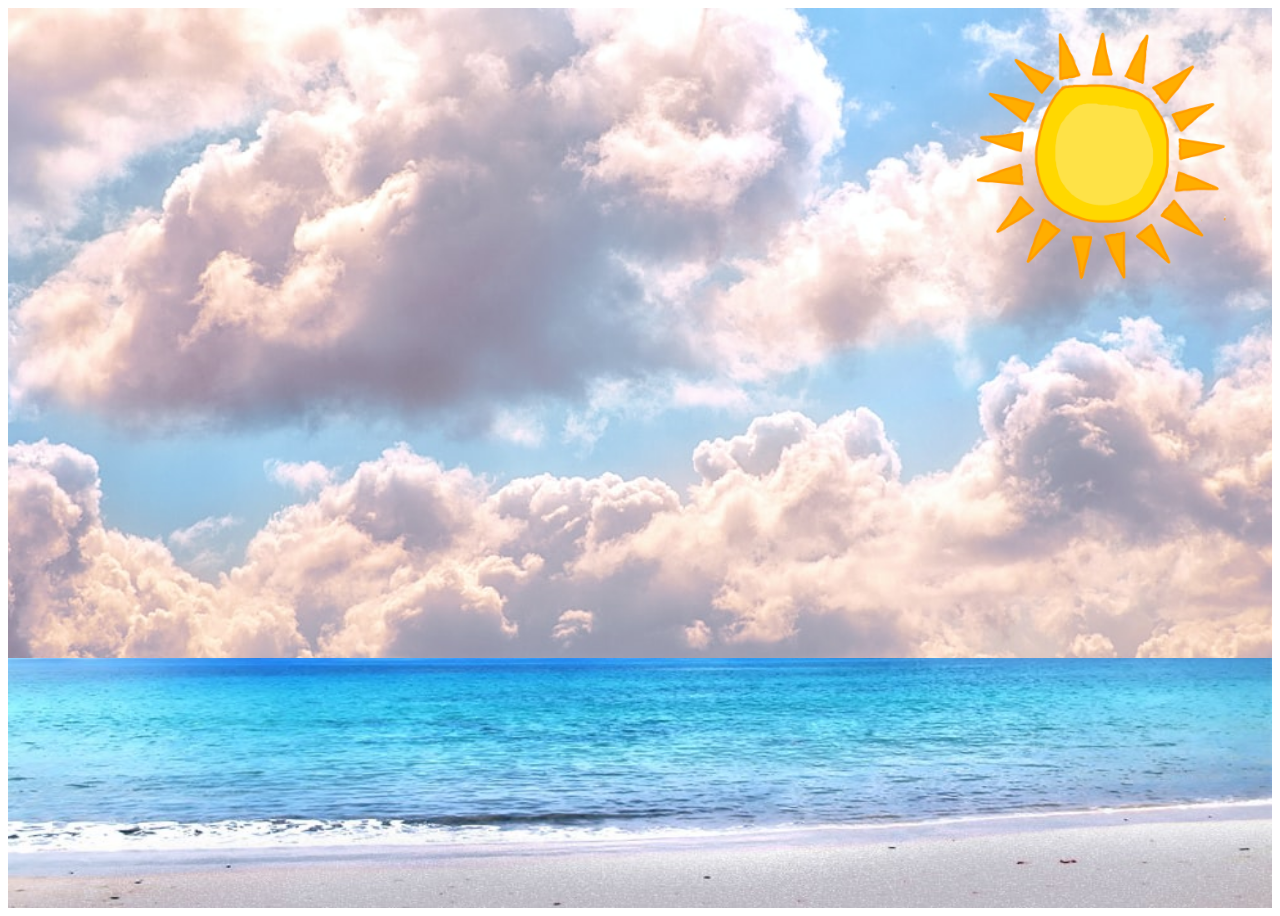
<file: Beach/index.html>
<!DOCTYPE html>
<html lang="en">

<head>
    <meta charset="UTF-8">
    <title>Beach</title>
    <link rel="stylesheet" href="style.css">
</head>

<body>
    <div class="background"></div>
</body>




</html>
</file>
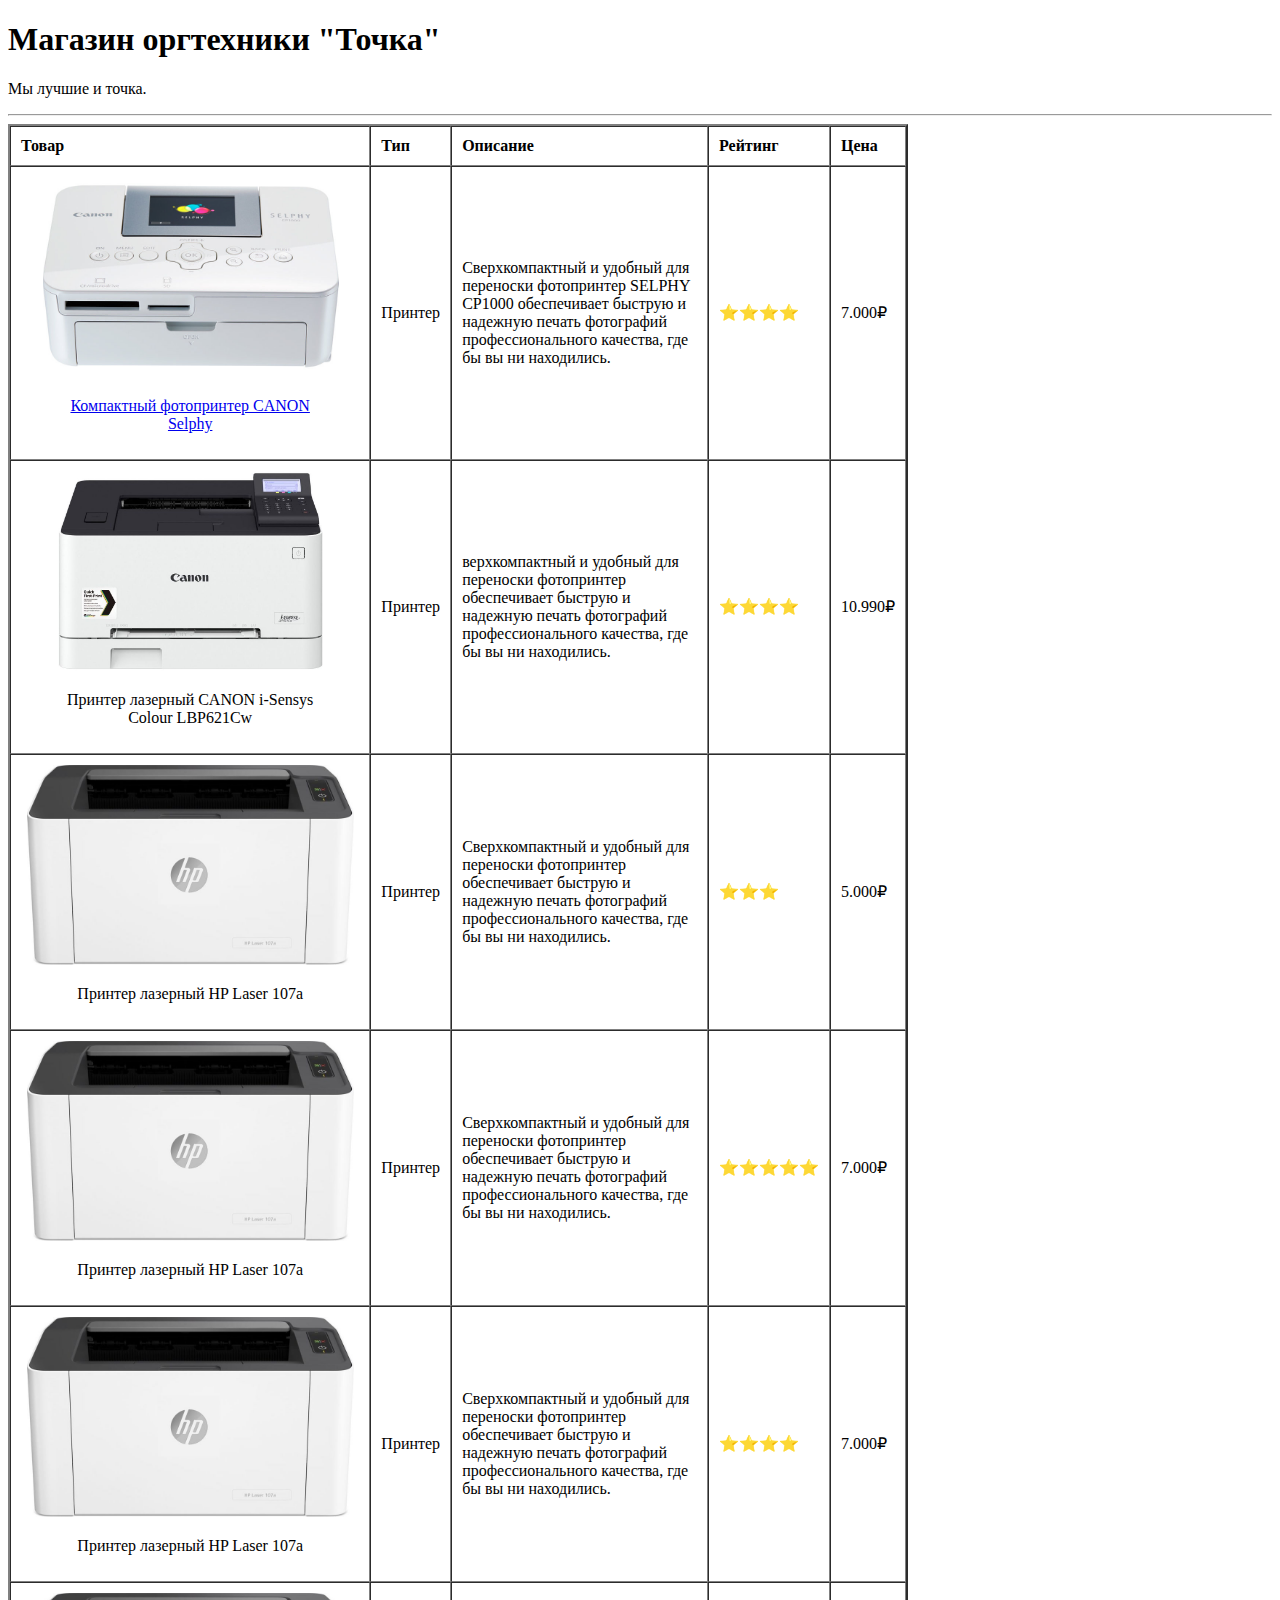
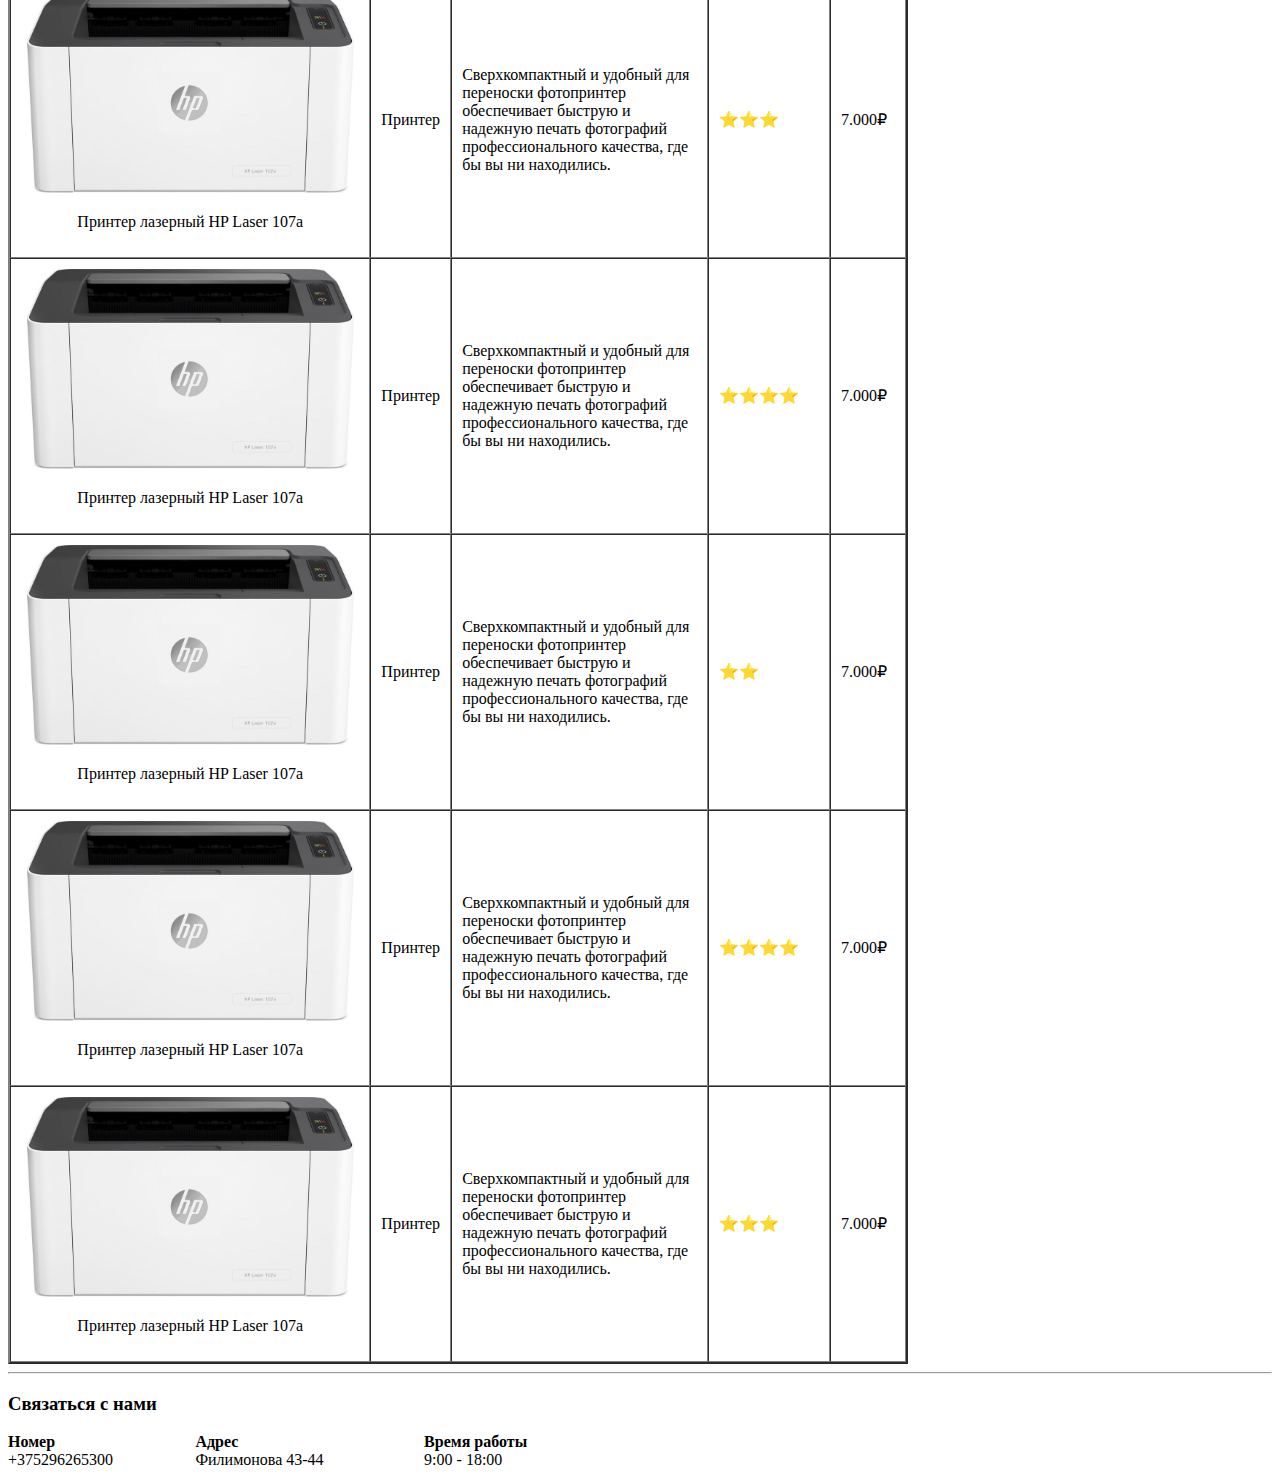
<file: Equipment shop/index.html>
<!DOCTYPE html>
<html lang="en">

<head>
    <meta charset="UTF-8" />
    <meta name="viewport" content="width=device-width, initial-scale=1.0" />
    <title>Магазин оргтехники</title>
</head>

<body>
    <header>
        <h1>Магазин оргтехники "Точка"</h1>
        <p>Мы лучшие и точка.</p>
        <hr>
    </header>

    <main>

        <div class='table'>
            <table border="2" cellspacing="0" cellpadding="10" width='900'>
                <tbody>
                    <tr>
                        <td><b>Товар</b></td>
                        <td><b>Тип</b></td>
                        <td><b>Описание</b></td>
                        <td><b>Рейтинг</b></td>
                        <td><b>Цена</b></td>

                    </tr>
                    <tr>
                        <td align="center"><a href="product.html#item"><img src="materials/1.jpg" height="200"
                                    alt="Компактный фотопринтер CANON Selphy CP1000">
                                <blockquote>Компактный фотопринтер CANON Selphy</blockquote>
                            </a>
                        </td>
                        <td>Принтер</td>
                        <td>Сверхкомпактный и удобный для переноски фотопринтер SELPHY CP1000 обеспечивает быструю и
                            надежную печать фотографий профессионального качества, где бы вы ни находились.</td>
                        <td>⭐️⭐️⭐️⭐️</td>
                        <td>7.000₽</td>
                    </tr>
                    <tr>
                        <td align="center"><img src="materials/2.jpg" height="200"
                                alt="Принтер лазерный CANON i-Sensys Colour LBP621Cw">
                            <blockquote>Принтер лазерный CANON i-Sensys Colour LBP621Cw</blockquote>
                        </td>
                        <td>Принтер</td>
                        <td>верхкомпактный и удобный для переноски фотопринтер обеспечивает быструю и надежную печать
                            фотографий профессионального качества, где бы вы ни находились.</td>
                        <td>⭐️⭐️⭐️⭐️</td>
                        <td>10.990₽</td>
                    </tr>
                    <tr>
                        <td align="center"><img src="materials/3.jpg" height="200" alt="Принтер лазерный HP Laser 107a">
                            <blockquote>Принтер лазерный HP Laser 107a</blockquote>
                        </td>
                        <td>Принтер</td>
                        <td>Сверхкомпактный и удобный для переноски фотопринтер обеспечивает быструю и надежную печать
                            фотографий профессионального качества, где бы вы ни находились.</td>
                        <td>⭐️⭐️⭐️</td>
                        <td>5.000₽</td>
                    </tr>
                    <tr>
                        <td align="center"><img src="materials/3.jpg" height="200" alt="Принтер лазерный HP Laser 107a">
                            <blockquote>Принтер лазерный HP Laser 107a</blockquote>
                        </td>
                        <td>Принтер</td>
                        <td>Сверхкомпактный и удобный для переноски фотопринтер обеспечивает быструю и надежную печать
                            фотографий профессионального качества, где бы вы ни находились.</td>
                        <td>⭐️⭐️⭐️⭐️⭐️</td>
                        <td>7.000₽</td>
                    </tr>
                    <tr>
                        <td align="center"><img src="materials/3.jpg" height="200" alt="Принтер лазерный HP Laser 107a">
                            <blockquote>Принтер лазерный HP Laser 107a</blockquote>
                        </td>
                        <td>Принтер</td>
                        <td>Сверхкомпактный и удобный для переноски фотопринтер обеспечивает быструю и надежную печать
                            фотографий профессионального качества, где бы вы ни находились.</td>
                        <td>⭐️⭐️⭐️⭐️</td>
                        <td>7.000₽</td>
                    </tr>
                    <tr>
                        <td align="center"><img src="materials/3.jpg" height="200" alt="Принтер лазерный HP Laser 107a">
                            <blockquote>Принтер лазерный HP Laser 107a</blockquote>
                        </td>
                        <td>Принтер</td>
                        <td>Сверхкомпактный и удобный для переноски фотопринтер обеспечивает быструю и надежную печать
                            фотографий профессионального качества, где бы вы ни находились.</td>
                        <td>⭐️⭐️⭐</td>
                        <td>7.000₽</td>
                    </tr>
                    <tr>
                        <td align="center"><img src="materials/3.jpg" height="200" alt="Принтер лазерный HP Laser 107a">
                            <blockquote>Принтер лазерный HP Laser 107a</blockquote>
                        </td>
                        <td>Принтер</td>
                        <td>Сверхкомпактный и удобный для переноски фотопринтер обеспечивает быструю и надежную печать
                            фотографий профессионального качества, где бы вы ни находились.</td>
                        <td>⭐️⭐️⭐️⭐</td>
                        <td>7.000₽</td>
                    </tr>
                    <tr>
                        <td align="center"><img src="materials/3.jpg" height="200" alt="Принтер лазерный HP Laser 107a">
                            <blockquote>Принтер лазерный HP Laser 107a</blockquote>
                        </td>
                        <td>Принтер</td>
                        <td>Сверхкомпактный и удобный для переноски фотопринтер обеспечивает быструю и надежную печать
                            фотографий профессионального качества, где бы вы ни находились.</td>
                        <td>⭐️⭐️</td>
                        <td>7.000₽</td>
                    </tr>
                    <tr>
                        <td align="center"><img src="materials/3.jpg" height="200" alt="Принтер лазерный HP Laser 107a">
                            <blockquote>Принтер лазерный HP Laser 107a</blockquote>
                        </td>
                        <td>Принтер</td>
                        <td>Сверхкомпактный и удобный для переноски фотопринтер обеспечивает быструю и надежную печать
                            фотографий профессионального качества, где бы вы ни находились.</td>
                        <td>⭐️⭐️⭐️⭐️</td>
                        <td>7.000₽</td>
                    </tr>
                    <tr>
                        <td align="center"><img src="materials/3.jpg" height="200" alt="Принтер лазерный HP Laser 107a">
                            <blockquote>Принтер лазерный HP Laser 107a</blockquote>
                        </td>
                        <td>Принтер</td>
                        <td>Сверхкомпактный и удобный для переноски фотопринтер обеспечивает быструю и надежную печать
                            фотографий профессионального качества, где бы вы ни находились.</td>
                        <td>⭐️⭐️⭐</td>
                        <td>7.000₽</td>
                    </tr>
                </tbody>

            </table>
        </div>

    </main>

    <footer>
        <hr>
        <div class="info">

            <h3>Связаться с нами</h3>
            <table border="0" cellspacing='0' cellpadding='0' width='600'>
                <tr>
                    <td><b>Номер</b></td>
                    <td><b>Адрес</b></td>
                    <td><b>Время работы</b></td>
                </tr>
                <tr>
                    <td>+375296265300</td>
                    <td>Филимонова 43-44</td>
                    <td>9:00 - 18:00</td>
                </tr>


            </table>
        </div>
    </footer>
</body>

</html>
</file>
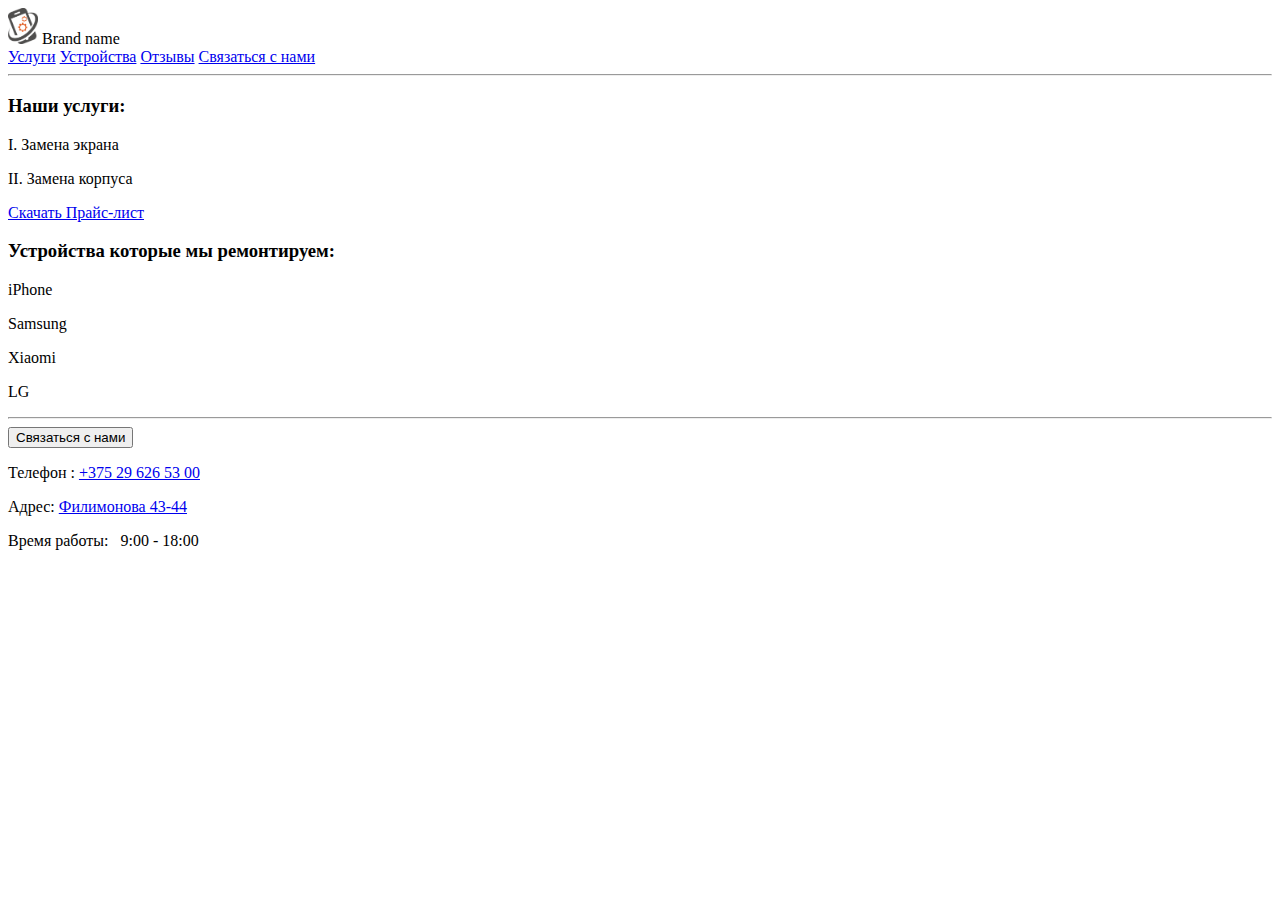
<file: Repair service/index.html>
<!DOCTYPE html>
<html lang="ru">

<head>
  <meta charset="UTF-8" />
  <meta name="viewport" content="width=device-width, initial-scale=1.0" />
  <title>Repair Service</title>
</head>

<body>

  <header>
    <a href="index.html"><img src="materials/Logo.png" alt="Логотип бренда" width="30"></a> Brand name
    <nav class="menu"></nav>
    <a href="#services">Услуги</a>
    <a href="#devices">Устройства</a>
    <a href="comments.html">Отзывы</a>
    <a href="#footer">Связаться с нами</a>
    </nav>
    <hr>
  </header>

  <main>
    <div>
      <h3 id="services">Наши услуги:</h3>
      <p>I. Замена экрана</p>
      <p>II. Замена корпуса</p>
      <a href="materials/price.xlsx" download>Скачать Прайс-лист</a>
    </div>
    <h3 id="devices">Устройства которые мы ремонтируем:</h3>
    <p>iPhone</p>
    <p>Samsung</p>
    <p>Xiaomi</p>
    <p>LG</p>
  </main>

  <footer id="footer">
    <hr />
    <div class="footer">
      <button>Связаться с нами</button>
      <p>Телефон : <a href="tel:+375296265300">+375 29 626 53 00</a></p>
      <p>Адрес: <a href="https://map.by/streets/%D0%9C%D0%B8%D0%BD%D1%81%D0%BA/
            %D0%A4/%D1%83%D0%BB.%20%D0%A4%D0%B8%D0%BB%D0%B8%D0%BC%D0%BE%D0%BD%D0%B
            E%D0%B2%D0%B0/43">Филимонова 43-44</a>
      </p>
      <p>Время работы: &#160 9:00 - 18:00</p>
    </div>
  </footer>
</body>

</html>
</file>
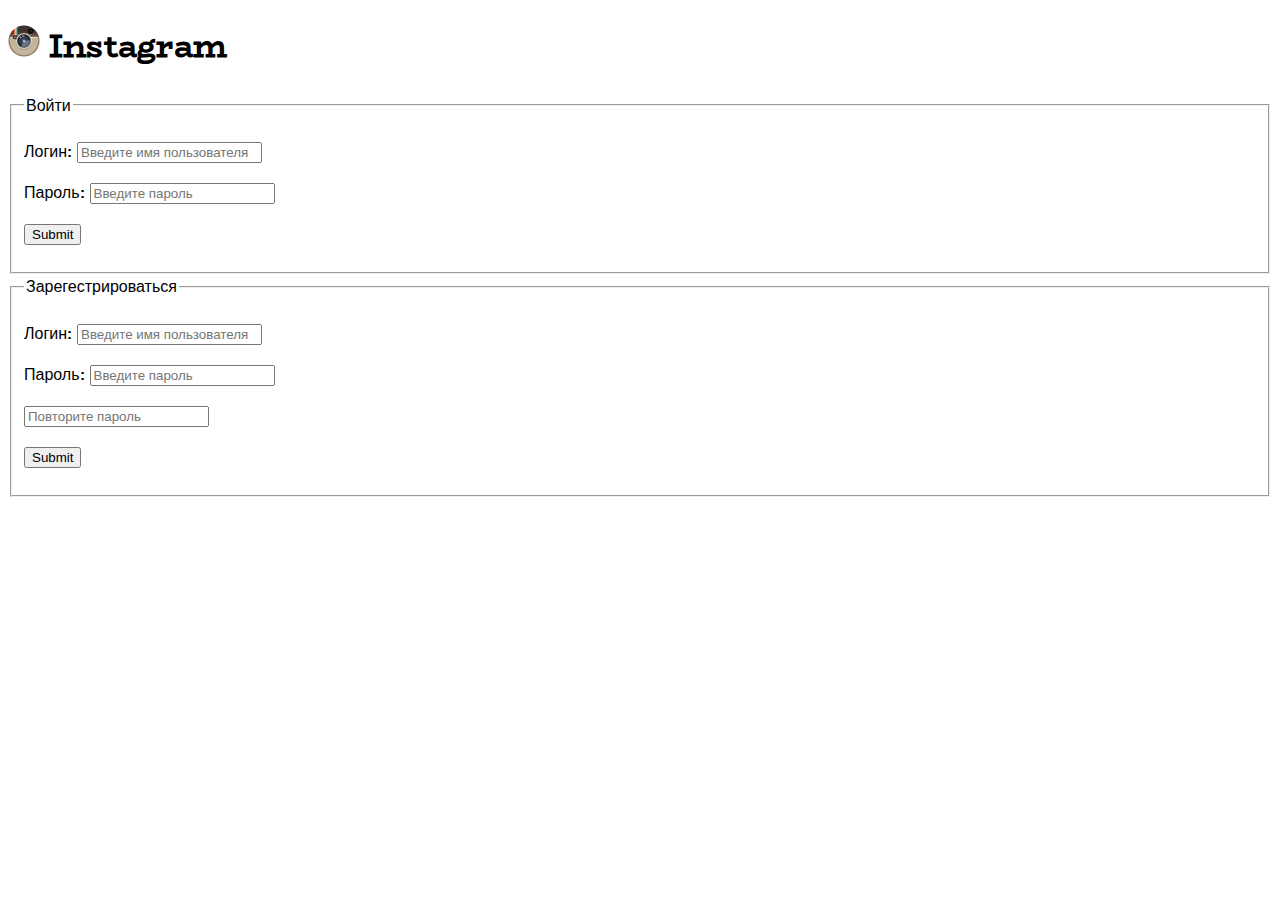
<file: Social (Inst.)/index.html>
<!DOCTYPE html>
<html lang="en">

<head>
    <meta charset="UTF-8">
    <meta name="viewport" content="width=device-width, initial-scale=1.0">
    <title>Main page</title>
    <link rel="stylesheet" href="Style.css">
</head>

<body>
    <header>
        <h1><img src="materials/Logo.ico" alt="Logotype"> Instagram</h1>
    </header>
    <main>

        <form name="login" action="feed.html" method="GET">
            <fieldset>
                <legend>Войти</legend>
                <p><label for="login">Логин:</label>
                    <input required id="login" type="text" placeholder="Введите имя пользователя">
                </p>
                <p><label for="password">Пароль:</label>
                    <input required id="password" type="password" placeholder="Введите пароль"></p>
                <p><input type="submit"></p>
            </fieldset>
        </form>

        <form name="login" action="feed.html" method="GET">
            <fieldset>
                <legend>Зарегестрироваться</legend>
                <p><label for="login">Логин:</label>
                    <input required id="login" type="text" placeholder="Введите имя пользователя">
                </p>
                <p><label for="password">Пароль:</label>
                    <input required id="password" type="password" placeholder="Введите пароль"></p>
                <p><label for="password"></label>
                    <input required id="password" type="password" placeholder="Повторите пароль"></p>
                <p><input type="submit"></p>
            </fieldset>
        </form>

    </main>


    <footer>

    </footer>

</body>

</html>
</file>
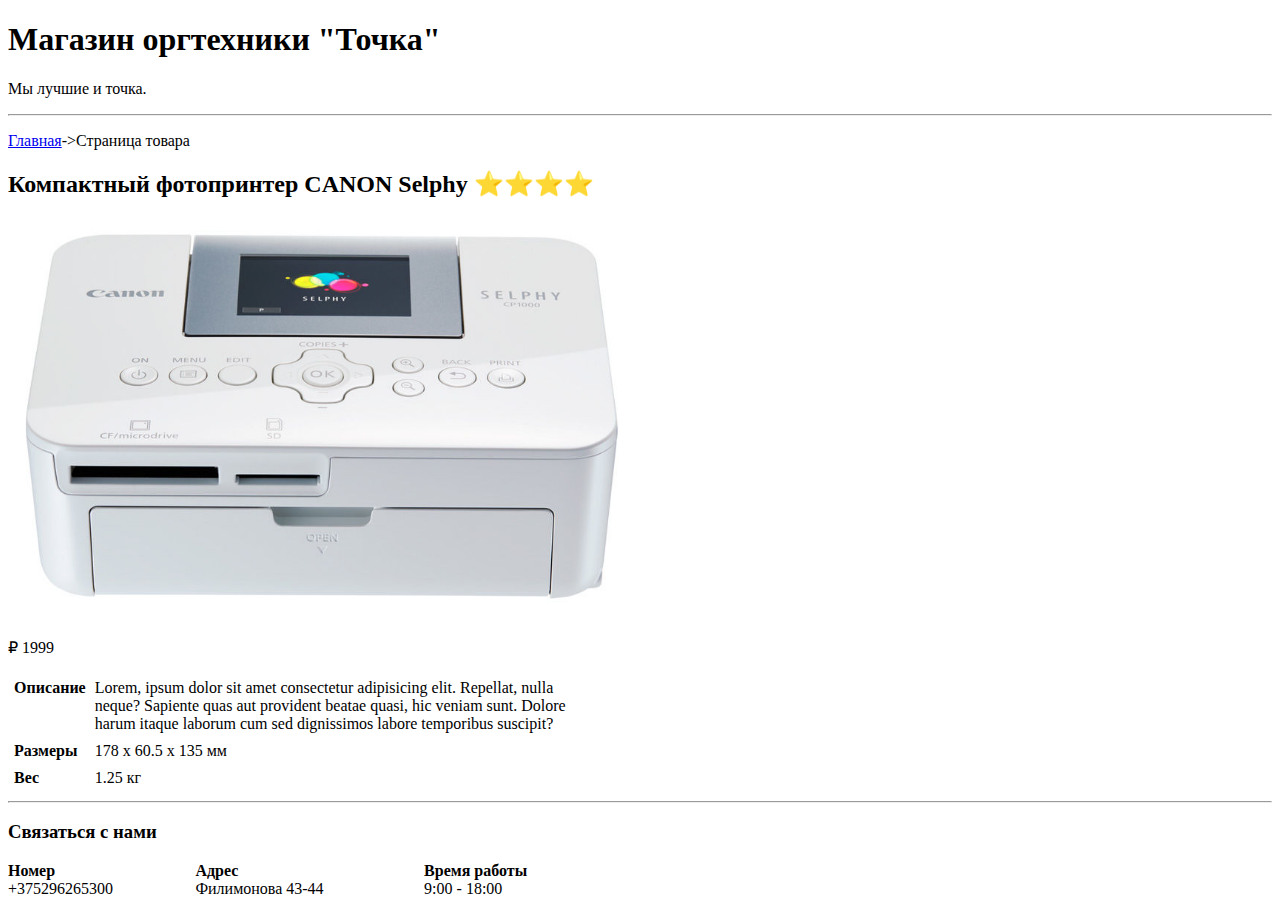
<file: Equipment shop/product.html>
<!DOCTYPE html>
<html lang="en">

<head>
  <meta charset="UTF-8" />
  <meta name="viewport" content="width=device-width, initial-scale=1.0" />
  <title>Страница товара</title>
</head>

<body>
  <header>
    <h1>Магазин оргтехники "Точка"</h1>
    <p>Мы лучшие и точка.</p>
    <hr />
  </header>

  <main>
    <div id="item">
      <p><a href="index.html">Главная</a>->Страница товара</p>
      <h2>Компактный фотопринтер CANON Selphy ⭐️⭐️⭐️⭐️</h2>
      <img src="materials/1.jpg" alt="Компактный фотопринтер CANON Selphy" height="400">
      <p class="price">₽ 1999</p>
      <table border="0" cellspacing="3" cellpadding="3" width="600">
        <tr>
          <td valign='top'><b>Описание</b></td>
          <td>Lorem, ipsum dolor sit amet consectetur adipisicing elit. Repellat, nulla neque? Sapiente
            quas aut provident beatae quasi, hic veniam sunt. Dolore harum itaque laborum cum sed dignissimos labore
            temporibus suscipit?</td>
        </tr>

        <tr>
          <td><b>Размеры</b></td>
          <td>178 х 60.5 х 135 мм</td>
        </tr>
        <tr>
          <td><b>Вес</b></td>
          <td>1.25 кг</td>
        </tr>
      </table>
    </div>

  </main>

  <footer>
    <hr />
    <div class="info">
      <h3>Связаться с нами</h3>
      <table border="0" cellspacing="0" cellpadding="0" width="600">
        <tr>
          <td><b>Номер</b></td>
          <td><b>Адрес</b></td>
          <td><b>Время работы</b></td>
        </tr>
        <tr>
          <td>+375296265300</td>
          <td>Филимонова 43-44</td>
          <td>9:00 - 18:00</td>
        </tr>
      </table>
    </div>
  </footer>
</body>

</html>
</file>
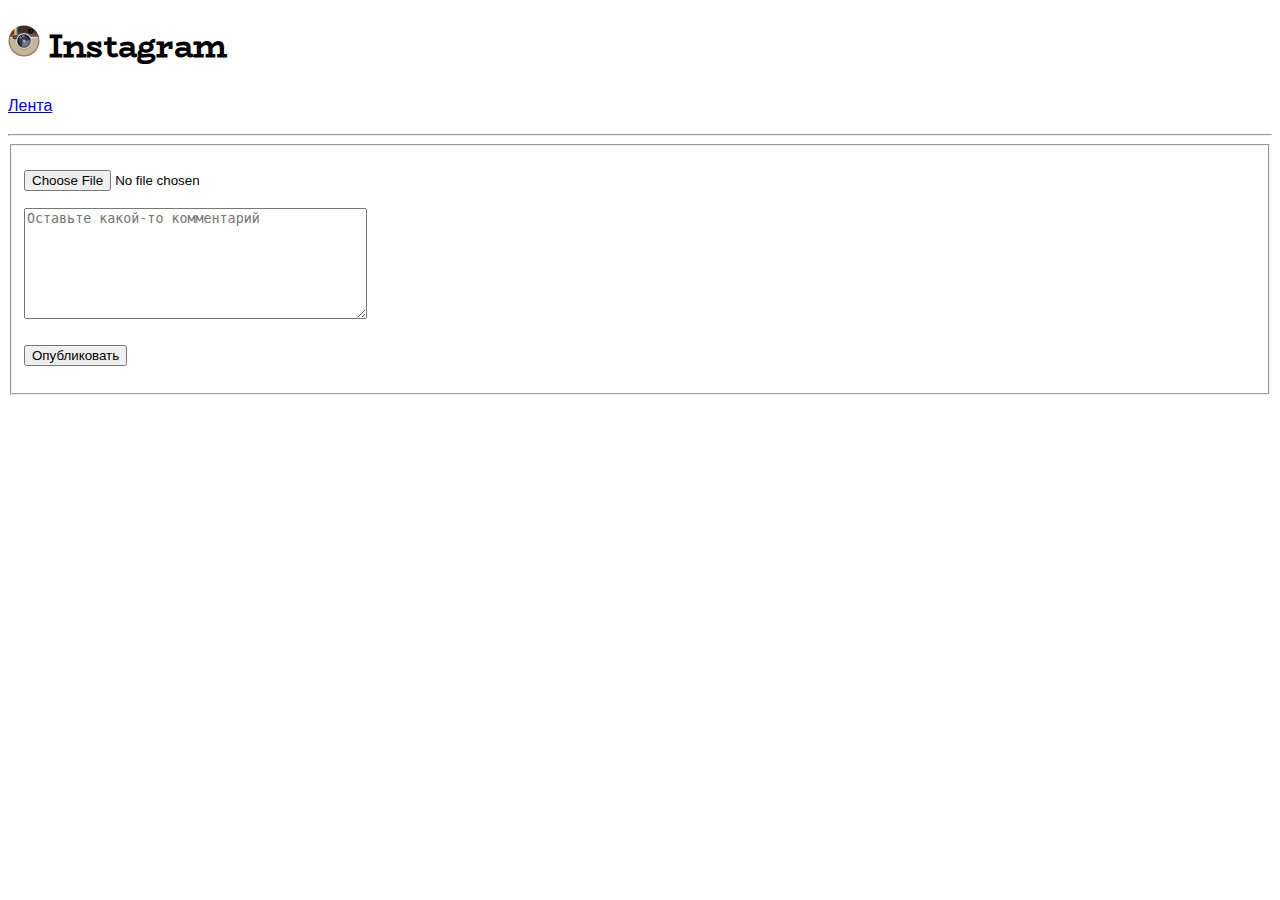
<file: Social (Inst.)/photo-add.html>
<!DOCTYPE html>
<html lang="en">

<head>
    <meta charset="UTF-8">
    <meta name="viewport" content="width=device-width, initial-scale=1.0">
    <title>Photo add</title>
    <link rel="stylesheet" href="Style.css">
</head>

<body>

    <header>
        <h1><img src="materials/Logo.ico" alt="Logotype"> Instagram</h1>
    </header>

    <main>

        <p><a href="feed.html">Лента</a></p>
        <hr>

        <fieldset>
            <form action="feed.html">
                <p><input required type="file" accept="image/*,video/*"></p>
                <p><textarea placeholder="Оставьте какой-то комментарий" maxlength="300" name="comment" id="addcomment" cols="40" rows="7"></textarea></p>
                <p><input type="submit" value="Опубликовать"></p>
            </form>
        </fieldset>

    </main>

</body>

</html>
</file>
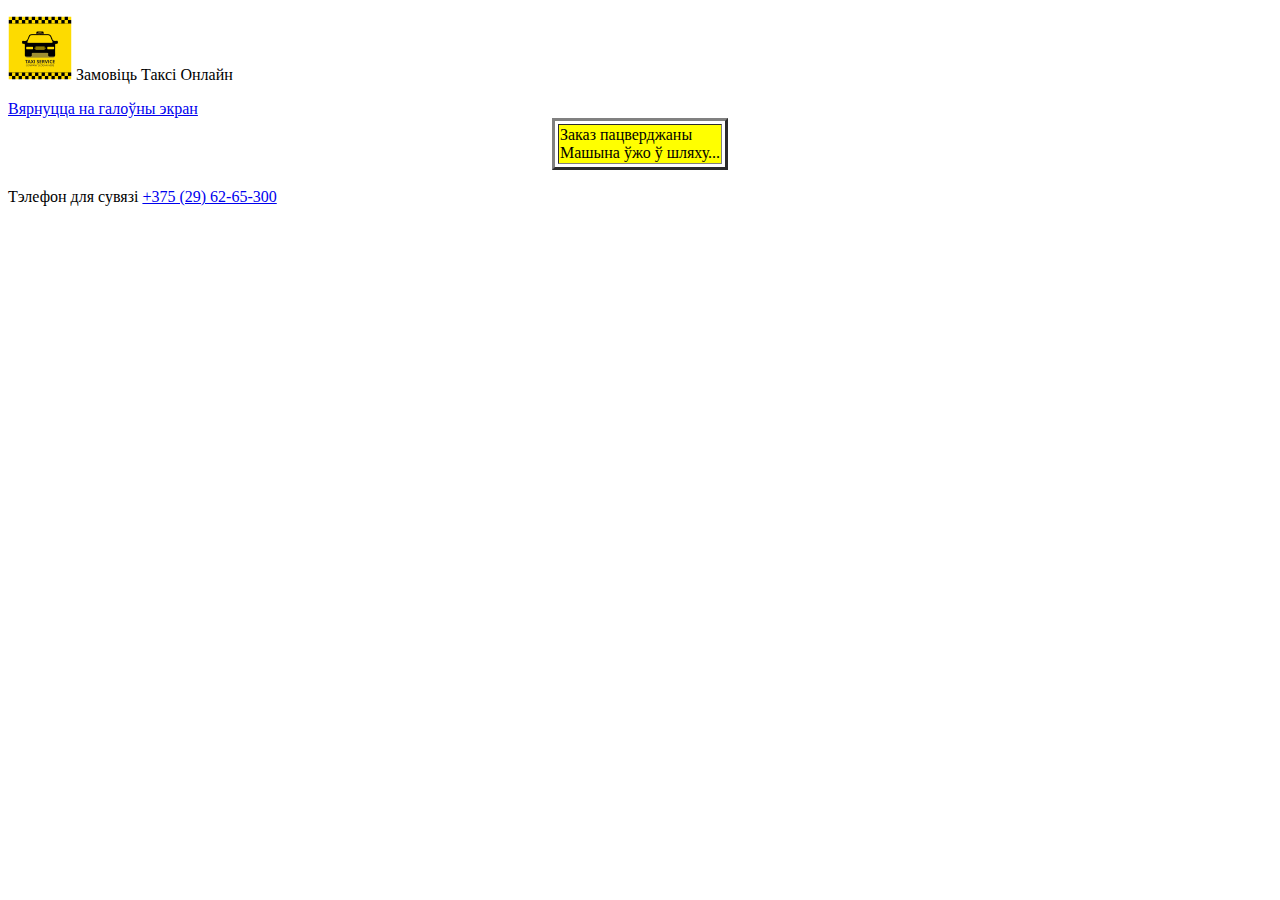
<file: Taxi Service/Confirmed-by.html>
<!DOCTYPE html>
<html lang="ru">

<head>
    <meta charset="UTF-8">
    <meta name="viewport" content="width=device-width, initial-scale=1.0">
    <title>Пацверджаны</title>
</head>

<body>

    <header>
        <p><img src="materials/Logo.png" alt="Логотип">
            Замовіць Таксі Онлайн</p>
        <a href="order-ru.html">Вярнуцца на галоўны экран</a>
    </header>

    <main>
        <table border="3" cellspacing='3' align="center">
            <tr>
                <td bgcolor="yellow">Заказ пацверджаны <br>Машына ўжо ў шляху...</td>
            </tr>
        </table>
    </main>

    <footer><br>
        Тэлефон для сувязі
        <a href="tel:+375296265300">+375 (29) 62-65-300</a>
    </footer>

</body>

</html>
</file>
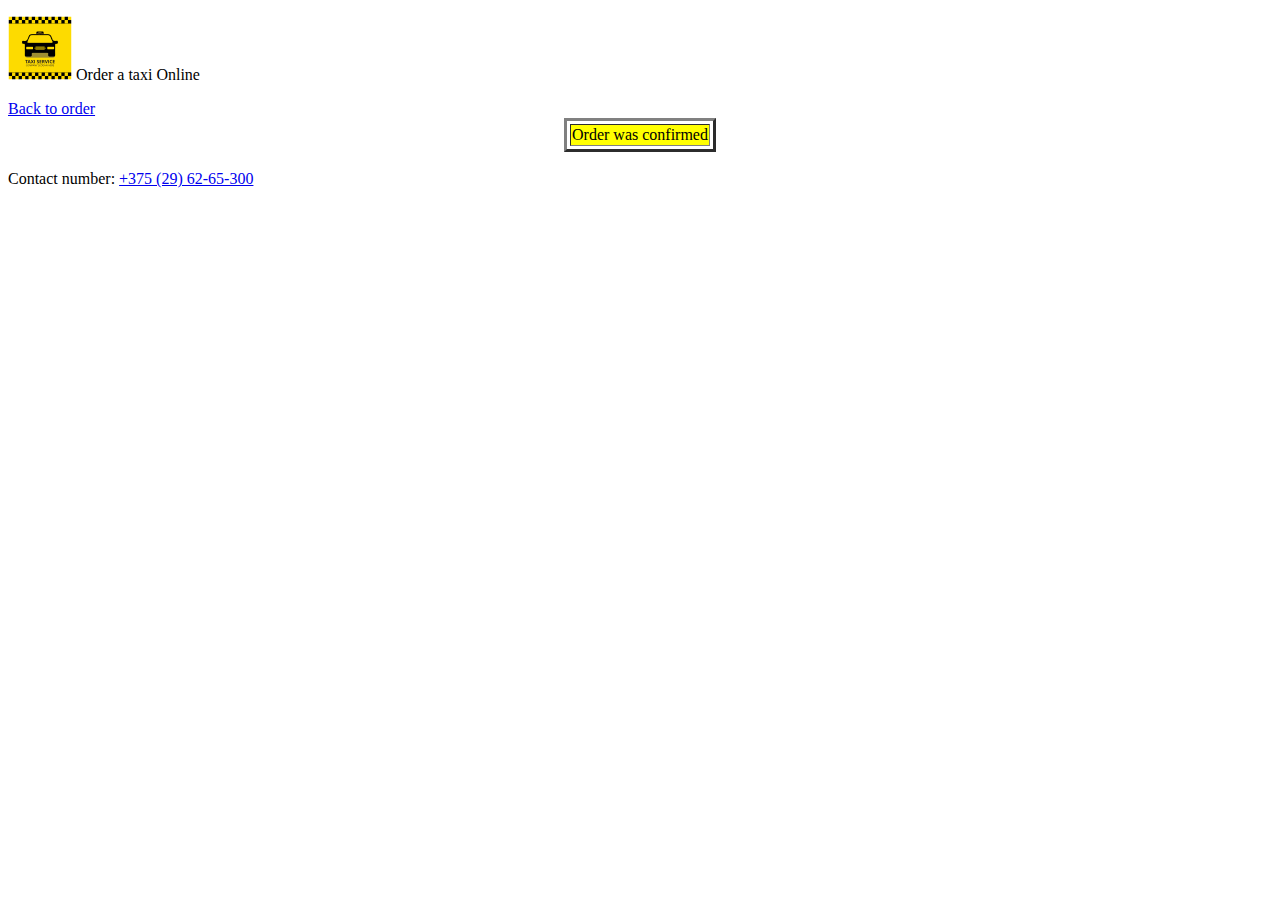
<file: Taxi Service/Confirmed-en.html>
<!DOCTYPE html>
<html lang="en">

<head>
    <meta charset="UTF-8">
    <meta name="viewport" content="width=device-width, initial-scale=1.0">
    <title>Confirmed</title>
</head>

<body>

    <header>
        <p><img src="materials/Logo.png" alt="Логотип">
            Order a taxi Online</p>
        <a href="order-en.html">Back to order</a>
    </header>

    <main>
        <table border="3" cellspacing='3' align="center">
            <tr>
                <td bgcolor="yellow">Order was confirmed</td>
            </tr>
        </table>
    </main>

    <footer><br>
        Contact number:
        <a href="tel:+375296265300">+375 (29) 62-65-300</a>
    </footer>

</body>

</html>
</file>
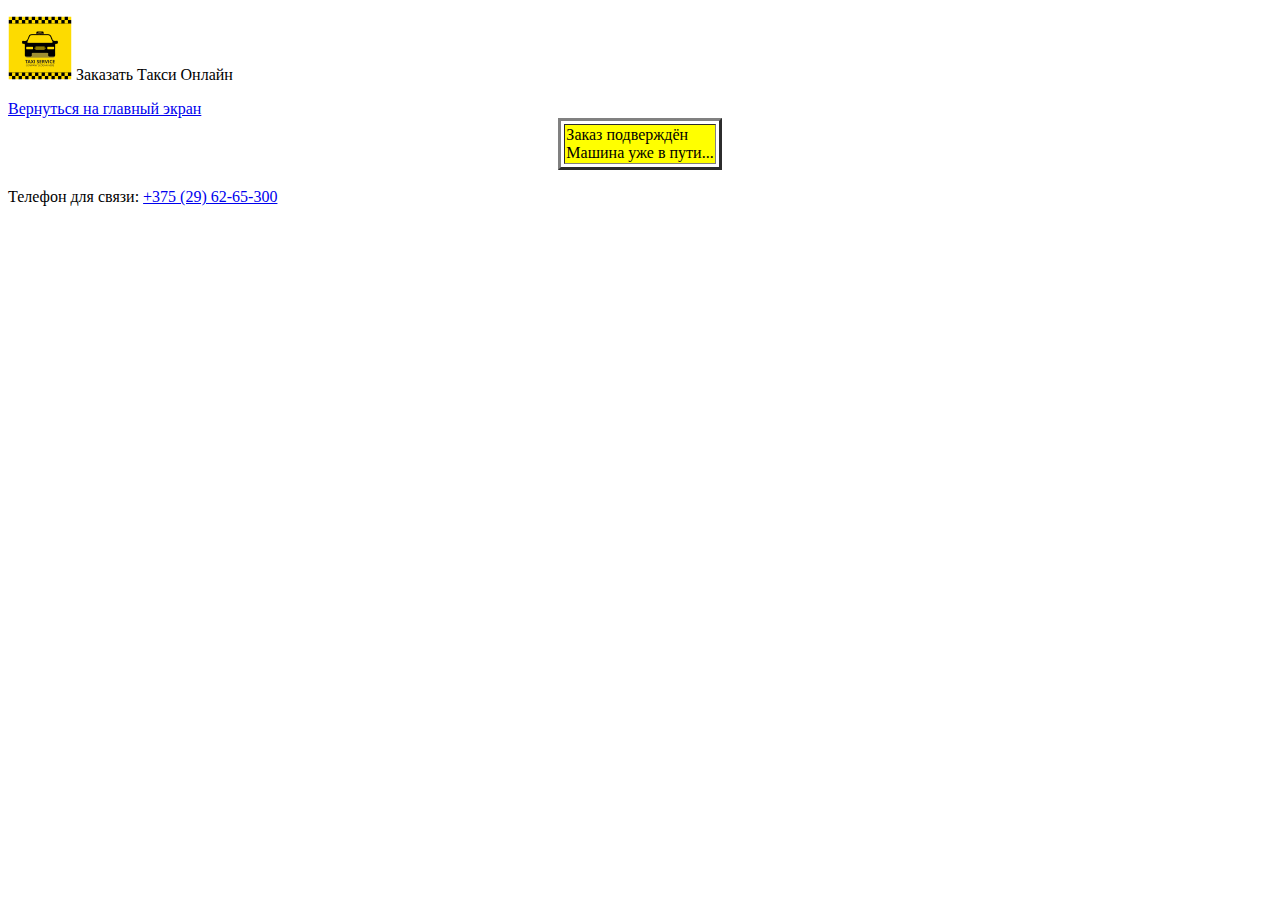
<file: Taxi Service/Confirmed-ru.html>
<!DOCTYPE html>
<html lang="ru">

<head>
    <meta charset="UTF-8">
    <meta name="viewport" content="width=device-width, initial-scale=1.0">
    <title>Подтверждено</title>
</head>

<body>

    <header>
        <p><img src="materials/Logo.png" alt="Логотип">
            Заказать Такси Онлайн</p>
        <a href="order-ru.html">Вернуться на главный экран</a>
    </header>

    <main>
        <table border="3" cellspacing='3' align="center">
            <tr>
                <td bgcolor="yellow">Заказ подверждён <br>Машина уже в пути...</td>
            </tr>
        </table>
    </main>

    <footer><br>
        Телефон для связи:
        <a href="tel:+375296265300">+375 (29) 62-65-300</a>
    </footer>

</body>

</html>
</file>
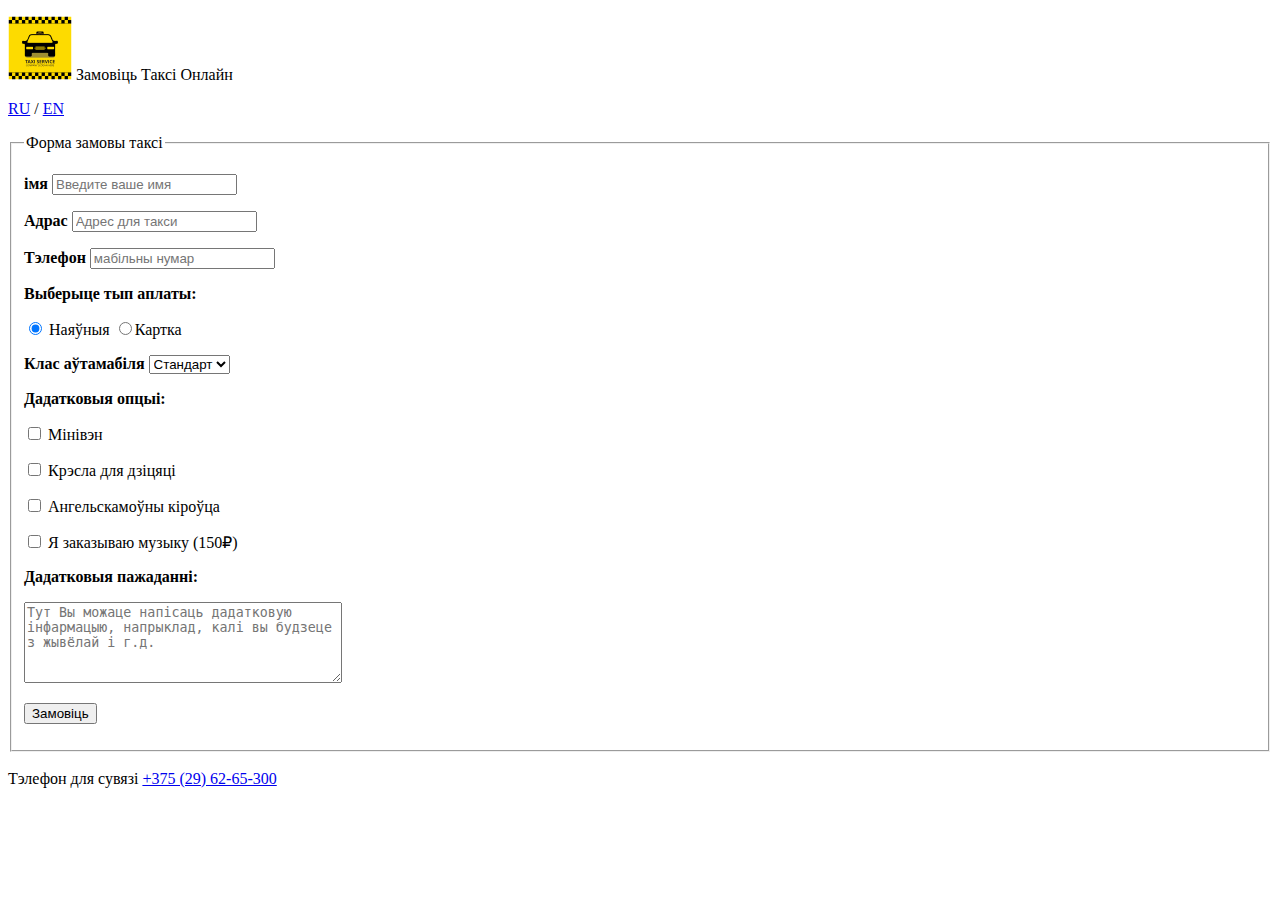
<file: Taxi Service/order-by.html>
<!DOCTYPE html>
<html lang="be">

<head>
    <meta charset="UTF-8">
    <meta name="viewport" content="width=device-width, initial-scale=1.0">
    <title>Замовіць Таксі</title>
</head>

<body>

    <header>
        <p><img src="materials/Logo.png" alt="Логотип">
            Замовіць Таксі Онлайн

            <p><a href="order-ru.html">RU</a> /
                <a href="order-en.html">EN</a></p>

    </header>

    <main>

        <fieldset>
            <legend>Форма замовы таксі</legend>
            <form action="Confirmed-by.html">

                <p><b><label for="name">імя</label></b>
                    <input placeholder="Введите ваше имя" id="name" type="text"></p>
                <p><b><label for="adress">Адрас</label></b>
                    <input required placeholder="Адрес для такси" id="adress" type="text"></p>
                <p><b><label for="tel">Тэлефон</label></b>
                    <input required placeholder="мабільны нумар" id="tel" type="tel"></p>

                <div>
                    <p><b>Выберыце тып аплаты:</b></p>
                    <p>
                        <input name='paymethod' id="radio2" type="radio" checked value="cash">
                        <label for="radio2">Наяўныя</label>
                        <label><input name='paymethod' id="radio1" type="radio" value="card">Картка</label>
                        <!-- Попробовал тут оформить "label" по разному -->
                    </p>
                </div>

                <p><b><label for="autoclass">Клас аўтамабіля</label></b>
                    <select id='autoclass' name=”autoclass”>
                        <option value=”base” selected>Стандарт</option>
                        <option value=”premium”>Прэміум</option>
                        <option value=”lux”>Люкс</option>
                    </select></p>

                <b>Дадатковыя опцыі:</b>
                <p><input id='mini' type="checkbox">
                    <label for="mini">Мінівэн</label></p>
                <p><input id='kid' type="checkbox">
                    <label for="kid">Крэсла для дзіцяці</label></p>
                <p><input id='lang' type="checkbox">
                    <label for="lang">Ангельскамоўны кіроўца</label></p>
                <p><input id='music' type="checkbox">
                    <label for="music">Я заказываю музыку (150₽)</label></p>

                <p><b>Дадатковыя пажаданні:</b></p>
                <textarea cols="37" rows="5"
                    placeholder="Тут Вы можаце напісаць дадатковую інфармацыю, напрыклад, калі вы будзеце з жывёлай і г.д."></textarea>
                <p><input type='submit' value="Замовіць"></p>

            </form>
        </fieldset>

    </main>

    <footer><br>
        Тэлефон для сувязі
        <a href="tel:+375296265300">+375 (29) 62-65-300</a>
    </footer>

</body>

</html>
</file>
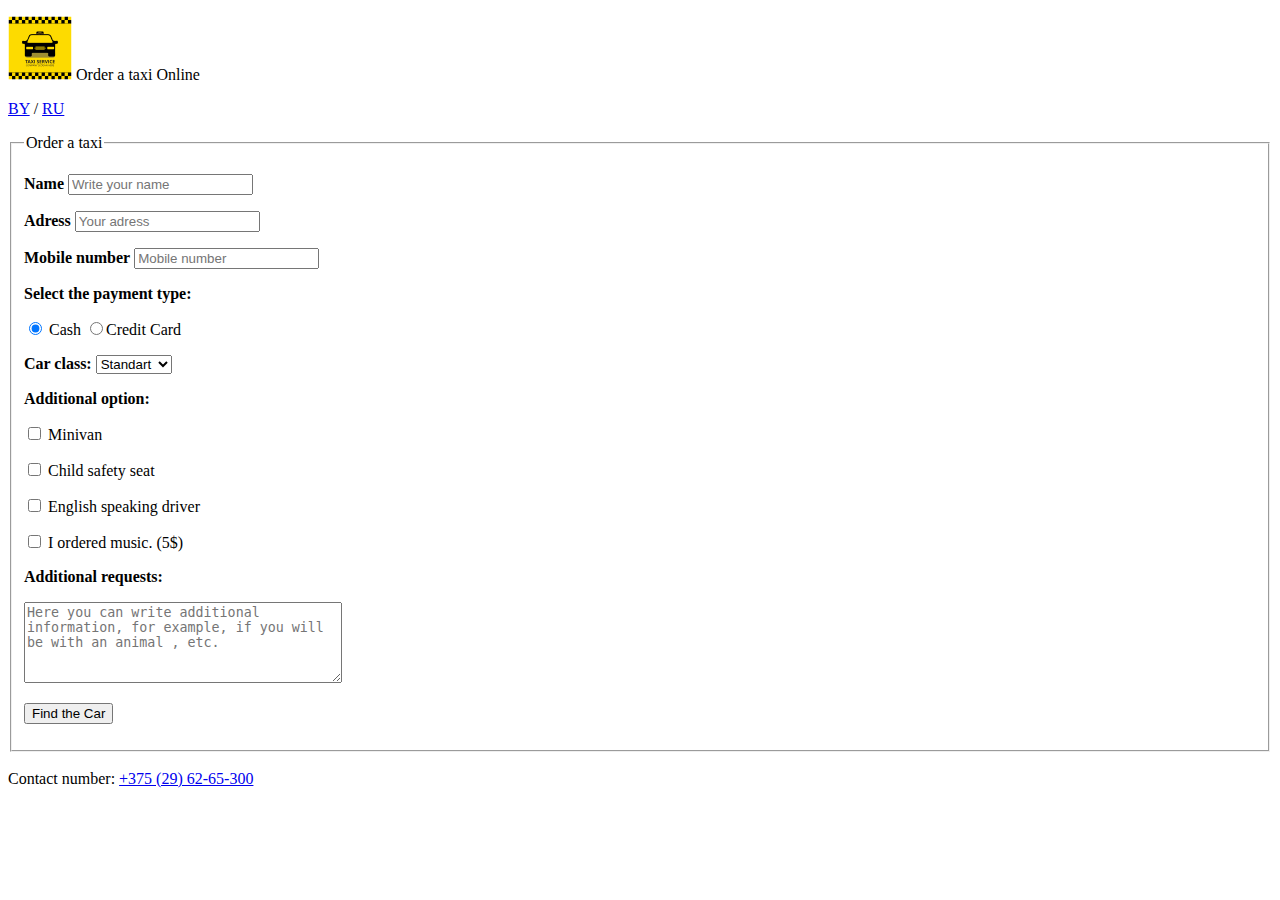
<file: Taxi Service/order-en.html>
<!DOCTYPE html>
<html lang="en">

<head>
    <meta charset="UTF-8">
    <meta name="viewport" content="width=device-width, initial-scale=1.0">
    <title>Order a taxi</title>
</head>

<body>

    <header>
        <p><img src="materials/Logo.png" alt="Логотип">
            Order a taxi Online</p>

        <p><a href="order-by.html">BY</a> /
            <a href="order-ru.html">RU</a></p>

    </header>

    <main>

        <fieldset>
            <legend>Order a taxi</legend>
            <form action="Confirmed-en.html">

                <p><b><label for="name">Name</label></b>
                    <input placeholder="Write your name" id="name" type="text"></p>
                <p><b><label for="adress">Adress</label></b>
                    <input required placeholder="Your adress" id="adress" type="text"></p>
                <p><b><label for="tel">Mobile number</label></b>
                    <input required placeholder="Mobile number" id="tel" type="tel"></p>

                <div>
                    <p><b>Select the payment type:</b></p>
                    <p>
                        <input name='paymethod' id="radio2" type="radio" checked value="cash">
                        <label for="radio2">Cash</label>
                        <label><input name='paymethod' id="radio1" type="radio" value="card">Credit Card</label>
                        <!-- Попробовал тут оформить "label" по разному -->
                    </p>
                </div>

                <p><b><label for="autoclass">Car class:</label></b>
                    <select id='autoclass' name=”autoclass”>
                        <option value=”base” selected>Standart</option>
                        <option value=”premium”>Premium</option>
                        <option value=”lux”>Lux</option>
                    </select></p>

                <b>Additional option:</b>
                <p><input id='mini' type="checkbox">
                    <label for="mini">Minivan</label></p>
                <p><input id='kid' type="checkbox">
                    <label for="kid">Child safety seat</label></p>
                <p><input id='lang' type="checkbox">
                    <label for="lang">English speaking driver</label></p>
                <p><input id='music' type="checkbox">
                    <label for="music">I ordered music. (5$)</label></p>

                <p><b>Additional requests:</b></p>
                <textarea cols="37" rows="5"
                    placeholder="Here you can write additional information, for example, if you will be with an animal , etc."></textarea>
                <p><input type='submit' value="Find the Car"></p>

            </form>
        </fieldset>

    </main>

    <footer><br>
        Contact number:
        <a href="tel:+375296265300">+375 (29) 62-65-300</a>
    </footer>

</body>

</html>
</file>
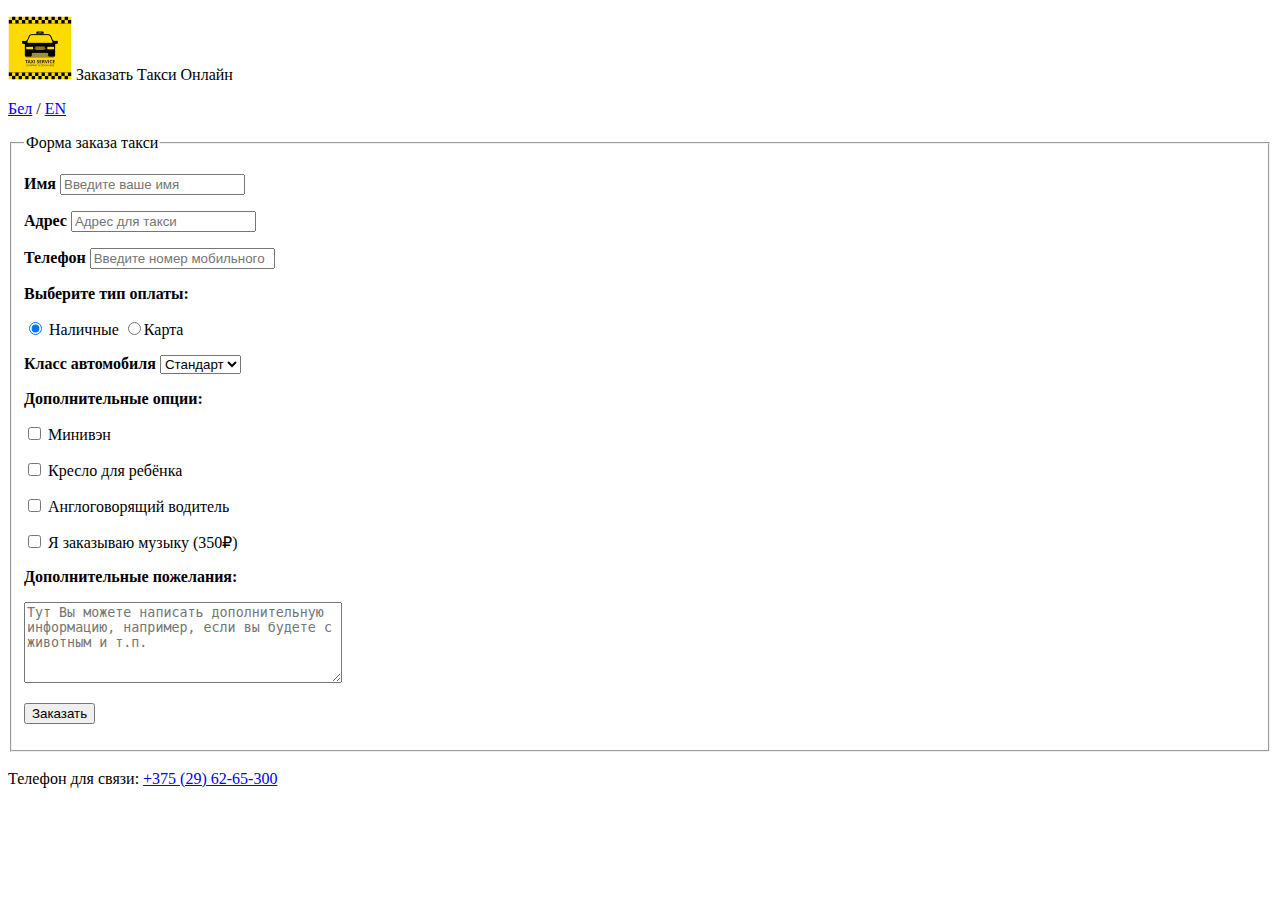
<file: Taxi Service/order-ru.html>
<!DOCTYPE html>
<html lang="ru">

<head>
    <meta charset="UTF-8">
    <meta name="viewport" content="width=device-width, initial-scale=1.0">
    <title>Заказать Такси</title>
</head>

<body>

    <header>
        <p><img src="materials/Logo.png" alt="Логотип">
            Заказать Такси Онлайн</p>

        <p><a href="order-by.html">Бел</a> /
            <a href="order-en.html">EN</a></p>
    </header>

    <main>

        <form action="Confirmed-ru.html">
            <fieldset>
                <legend>Форма заказа такси</legend>

                <p><b><label for="name">Имя</label></b>
                    <input placeholder="Введите ваше имя" id="name" type="text"></p>
                <p><b><label for="adress">Адрес</label></b>
                    <input required placeholder="Адрес для такси" id="adress" type="text"></p>
                <p><b><label for="tel">Телефон</label></b>
                    <input required placeholder="Введите номер мобильного" id="tel" type="tel"></p>

                <div>
                    <p><b>Выберите тип оплаты:</b></p>
                    <p>
                        <input name='paymethod' id="radio2" type="radio" checked value="cash">
                        <label for="radio2">Наличные</label>
                        <label><input name='paymethod' id="radio1" type="radio" value="card">Карта</label>
                        <!-- Попробовал тут оформить "label" по разному -->
                    </p>
                </div>

                <p><b><label for="autoclass">Класс автомобиля</label></b>
                    <select id='autoclass' name=”autoclass”>
                        <option value=”base” selected>Стандарт</option>
                        <option value=”premium”>Премиум</option>
                        <option value=”lux”>Люкс</option>
                    </select></p>

                <b>Дополнительные опции:</b>
                <p><input id='mini' type="checkbox">
                    <label for="mini">Минивэн</label></p>
                <p><input id='kid' type="checkbox">
                    <label for="kid">Кресло для ребёнка</label></p>
                <p><input id='lang' type="checkbox">
                    <label for="lang">Англоговорящий водитель</label></p>
                <p><input id='music' type="checkbox">
                    <label for="music">Я заказываю музыку (350₽)</label></p>

                <p><b>Дополнительные пожелания:</b></p>
                <textarea cols="37" rows="5"
                    placeholder="Тут Вы можете написать дополнительную информацию, например, если вы будете с животным и т.п."></textarea>
                <p><input type='submit' value="Заказать"></p>

            </fieldset>
        </form>

    </main>

    <footer><br>
        Телефон для связи:
        <a href="tel:+375296265300">+375 (29) 62-65-300</a>
    </footer>

</body>

</html>
</file>
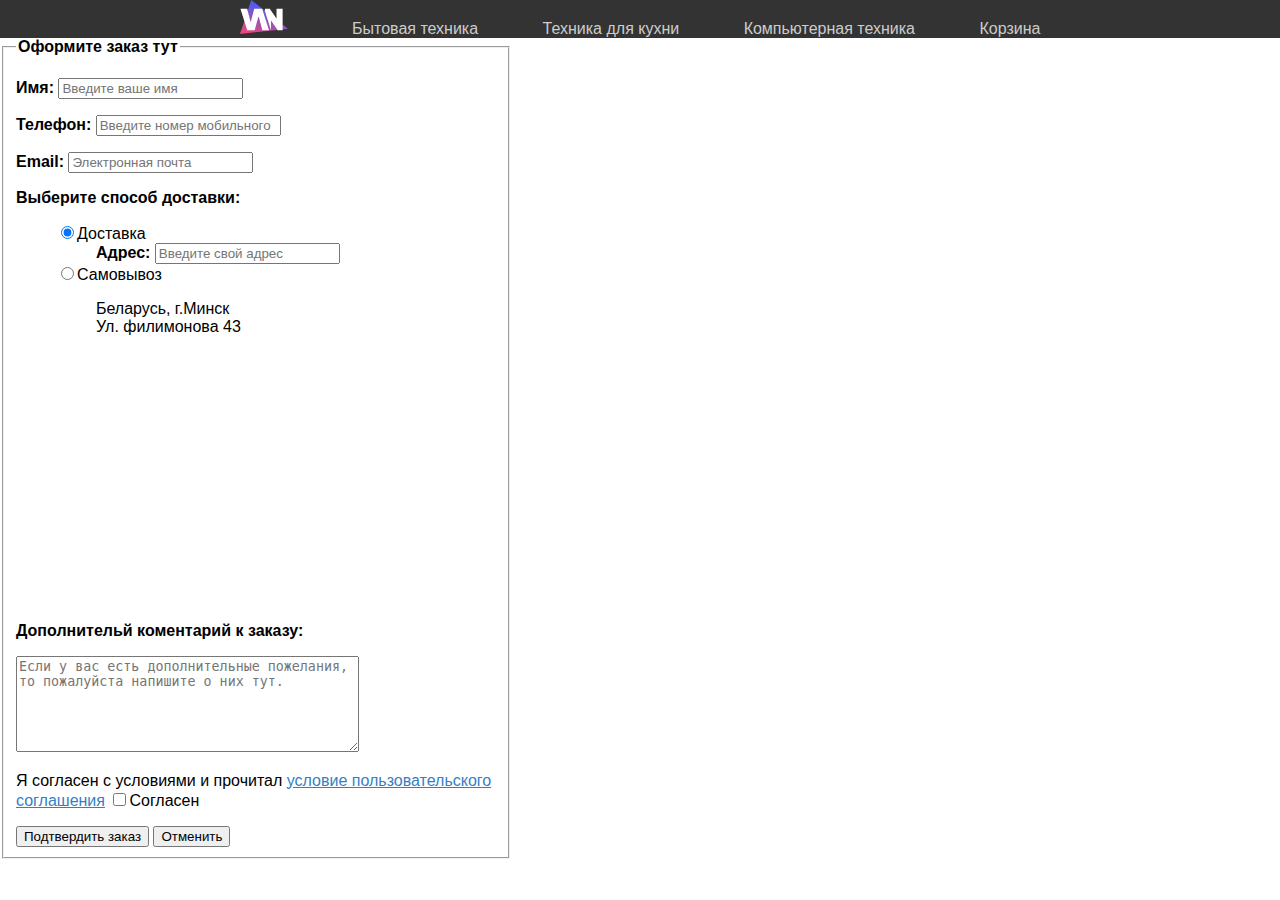
<file: Web-form/cart.html>
<!DOCTYPE html>
<html lang="ru">

<head>
	<meta charset="UTF-8">
	<title>Cart</title>
	<link rel="stylesheet" href="Style.css">
	<link href="https://fonts.googleapis.com/css?family=Bellota+Text&display=swap" rel="stylesheet">
</head>

<body>
	<header>
		<nav class="main_menu">

			<ul>
				<li><a href="#"><img class="logotype" src="img/Logo_fix.png" alt="Лучшая техника твоего города"></a>
				</li>
				<li><a href="#">Бытовая техника</a>
					<ul>
						<li><a href="#">Стиральные машины</a></li>
						<li><a href="#">Стиральные машины</a></li>
						<li><a href="#">Пылесосы</a></li>
						<li><a href="#">Швейные, вышивальные машины</a></li>
						<li><a href="#">Утюги</a></li>
						<li><a href="#">Электровеники</a></li>
						<li><a href="#">Сушилки для обуви</a></a>
						</li>
					</ul>
				</li>
				<li><a href="#">Техника для кухни</a>
					<ul>
						<li><a href="#">Холодильники</a></li>
						<li><a href="#">Кухонные плиты</a></li>
						<li><a href="#">Морозильники</a></li>
						<li><a href="#">Настольные плиты</a></li>
						<li><a href="#">Ростеры, мини-печи</a></li>
						<li><a href="#">Вытяжки</a></li>
						<li><a href="#">Микроволновые печи</a></li>
					</ul>
				</li>
				<li><a href="#">Компьютерная техника</a>
					<ul>
						<li><a href="#">Ноутбуки</a></li>
						<li><a href="#">Планшеты</a></li>
						<li><a href="#">Компьютеры, моноблоки</a></li>
						<li><a href="#">Игровые приставки</a></li>
						<li><a href="#">Серверное оборудование</a></li>
					</ul>
				</li>
				<li><a class="cart" href="#">Корзина</a></li>
			</ul>
		</nav>
	</header>

	<main>
		<div class="order">
			<form action="#">
				<fieldset>
					<legend><b>Оформите заказ тут</b></legend>
					<p><b>Имя: </b></label>
						<input required placeholder="Введите ваше имя" id="name" type="text">
						<p><b>Телефон: </b><input required placeholder="Введите номер мобильного" id="tel" type="tel">
						</p>
						<p><b>Email: </b><input required type="email" id="email" placeholder="Электронная почта"> </p>
						<p><b>Выберите способ доставки:</b></p>
						<ul>
							<li class="radio2">
								<label><input name='paymethod' id="radio2" type="radio" value="card"
										checked>Доставка</label>
								<ul>
									<li><b>Адрес: <input placeholder="Введите свой адрес" requared type="text"></b></li>
								</ul>
							</li class='radio1'>
							<li><label><input name='paymethod' id="radio1" type="radio" value="card">Самовывоз</label>
								<ul>
									<li>
										<p>Беларусь, г.Минск <br> Ул. филимонова 43</p>
										<iframe
											src="https://www.google.com/maps/embed?pb=!1m18!1m12!1m3!1d3729.5862546093726!2d27.633526548089044!3d53.922999336742095!2m3!1f0!2f0!3f0!3m2!1i1024!2i768!4f13.1!3m3!1m2!1s0x46dbcee51d21155b%3A0xcf62f662003a4e33!2z0YPQu9C40YbQsCDQpNC40LvQuNC80L7QvdC-0LLQsCA0Mywg0JzQuNC90YHQug!5e0!3m2!1sru!2sby!4v1585777823966!5m2!1sru!2sby"
											width="400" height="250"></iframe></map>
									</li>
								</ul>
							</li>
						</ul>

						<p><b>Дополнительй коментарий к заказу:</b></p>
						<textarea name="comment" cols="40" rows="6"
							placeholder="Если у вас есть дополнительные пожелания, то пожалуйста напишите о них тут."></textarea>
						<p>Я согласен с условиями и прочитал <span for='checkbox'><span><a href="#">условие
										пользовательского
										соглашения</a></span> <label for="sogl"><input id="sogl" type="checkbox"
										required>Согласен</label></p>

						<input type="submit" value="Подтвердить заказ">
						<input type="reset" value="Отменить">
				</fieldset>
			</form>
		</div>

	</main>
	<footer></footer>
</body>

</html>
</file>
<file: Beach/style.css>
<<<<<<< HEAD
body {
    margin: 0em;
    padding: 0em;
}

.background {
    width: 100%;
    height: 100vh;
    background-image: url(img/sun.png), url(img/sea.jpg), url(img/sky.jpg);
    background-repeat: no-repeat, no-repeat, no-repeat;
    background-position: top right, bottom center, center;
    background-size: 300px 300px, 100% 250px, cover;
=======
body {
    margin: 0em;
    padding: 0em;
}

.background {
    width: 100%;
    height: 100vh;
    background-image: url(img/sun.png), url(img/sea.jpg), url(img/sky.jpg);
    background-repeat: no-repeat, no-repeat, no-repeat;
    background-position: top right, bottom center, center;
    background-size: 300px 300px, 100% 250px, cover;
>>>>>>> eba137ef1c5d9bcdd34c2956bd2306ca21d3b902
}
</file>
<file: Social (Inst.)/Style.css>
@font-face {
    font-family: Biorhyme;
    src: url(fonts/BioRhyme-Regular.otf);
}

html {
    font-family: Biorhyme, Arial, Helvetica, sans-serif;
}

/*Скролбар*/
::-webkit-scrollbar{
    width: 8px;
    height: 8px;
}

::-webkit-scrollbar-track{
    background: #E2E2E2;
    border-radius: 10px;
    width: 10px;
}

::-webkit-scrollbar-thumb{
    background: #C5CBD7;
    border-radius: 15px;
}

::-webkit-scrollbar-thumb:hover{
    background: #5A6273;
    border-radius: 15px;
}


.post {
    height: 620px;
    width: 40%;
    overflow: auto;
    padding: 10px;
    box-sizing: border-box;
    border: 10px solid transparent;
}

.user__item {
    display: block;
    margin: 10px;
}

.username__text {
    font-family: 'Montserrat', sans-serif;
    display: inline-block;
    padding: 8px;
    font-weight: 600;
}

.post:nth-of-type(odd) {
    float: left;
}

.user_avatar {
    float: left;
    height: 64px;
    width: 64px;
    border-radius: 50%;
    object-fit: cover;
}

.different__user__icon {
    width: 32px;
    height: 32px;
    object-fit: cover;
}


.post__item__material {
    height: 500px;
    width: 500px;
    object-fit: cover;
}
</file>
<file: Web-form/Style.css>
html {
    margin: 0;
    padding: 0;
    font-family: -apple-system, BlinkMacSystemFont, 'Segoe UI', Roboto, Oxygen, Ubuntu, Cantarell, 'Open Sans', 'Helvetica Neue', sans-serif;
}

body {
    margin: 0;
    padding: 0;
}

header {
    background-color: #333333;
    max-height: 40px;
}

.main_menu ul {
    position: relative;
    margin: 0;
    padding: 0;
}

.main_menu a {
    text-decoration: none;
    color: #cccccc;
}

.main_menu>ul:nth-child(1) {
    text-align: center;
}

.main_menu>ul>li {
    margin-right: 30px;
    margin-left: 30px;
}

.main_menu ul li {
    text-align: left;
    display: inline-block;
    list-style-type: none;
}

.main_menu ul ul {
    display: none;
    position: absolute;
    background-color: #212121;
}

.main_menu ul>li a:hover {
    color: #ffffff;
}

.main_menu li:hover ul {
    padding: 3px;
    display: block;
    background-color: #333333;
}

.main_menu li:hover li {
    display: block;
}

b {
    font-weight: 600;
}

span a {
    color: #347FC4;
}

.order {
    width: 500px;
}

.order ul li {
    list-style-type: none;
}

iframe {
    border: none;
}
</file>
